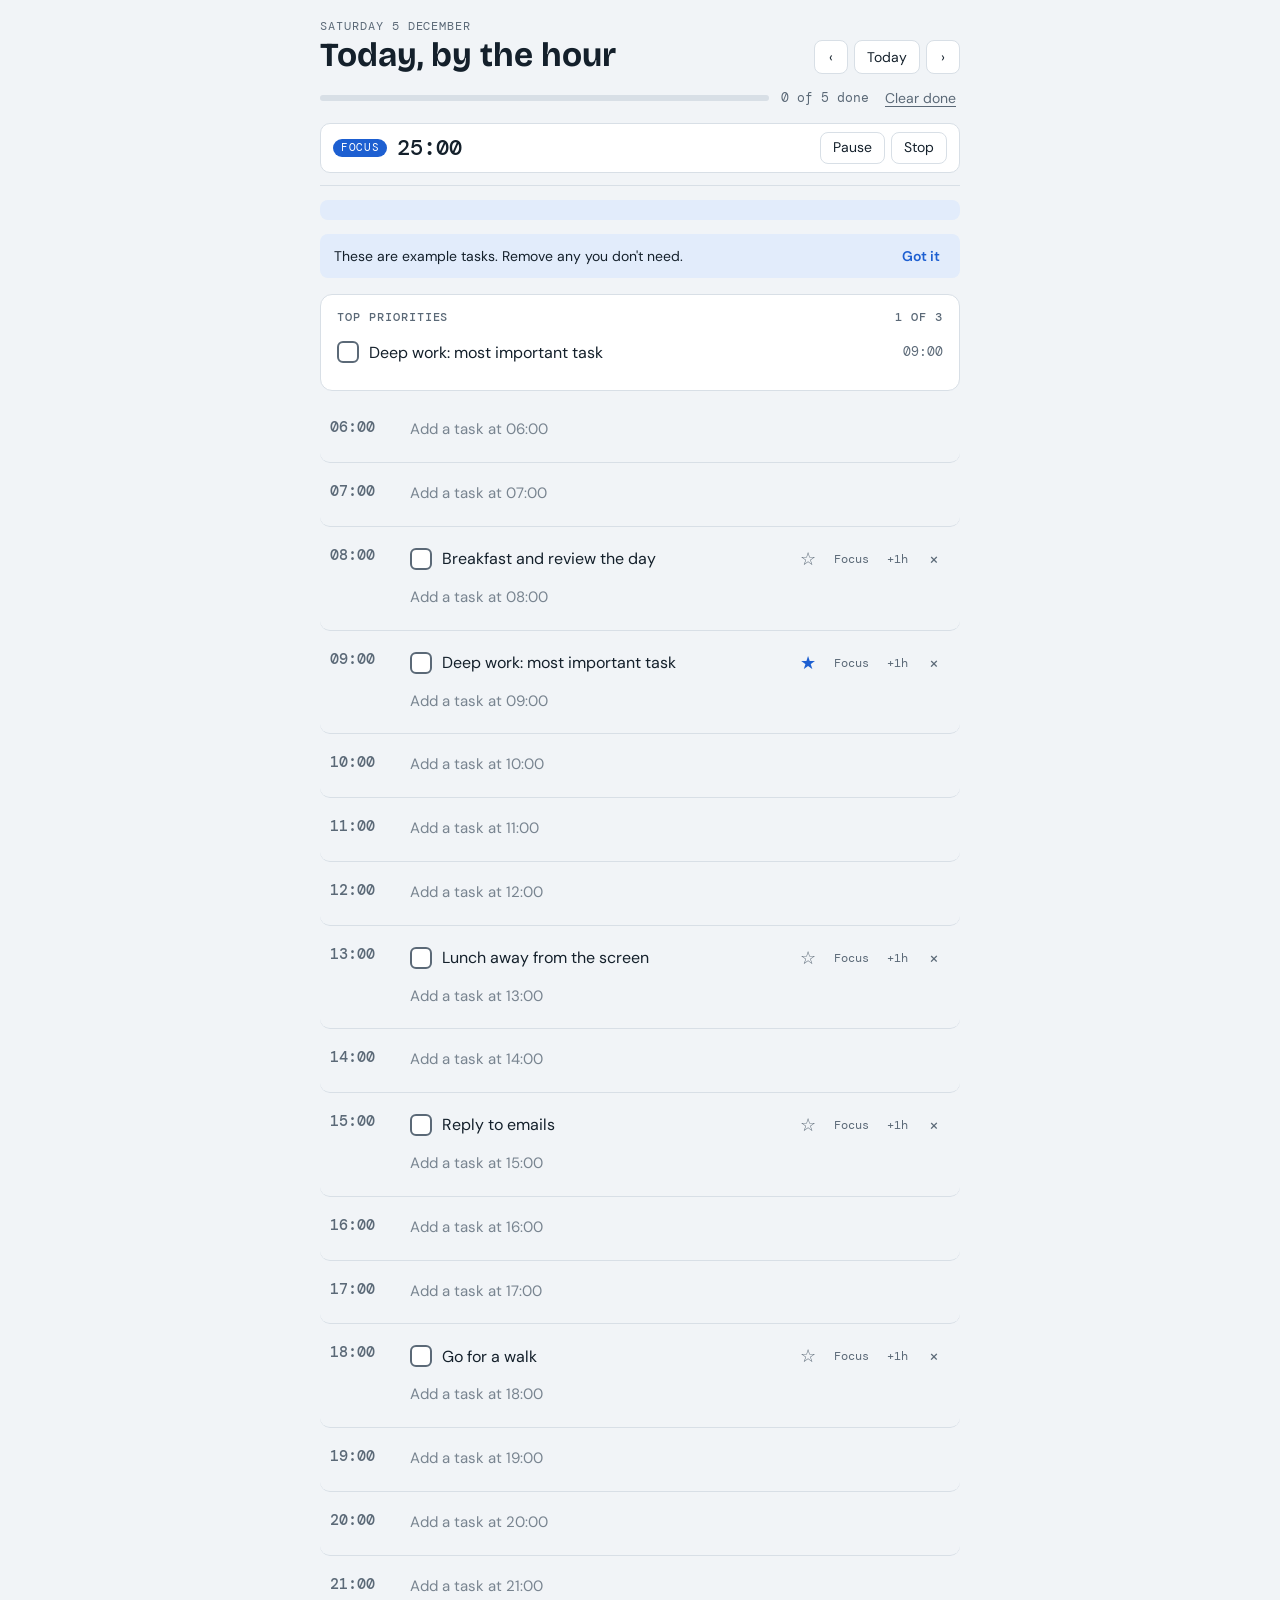
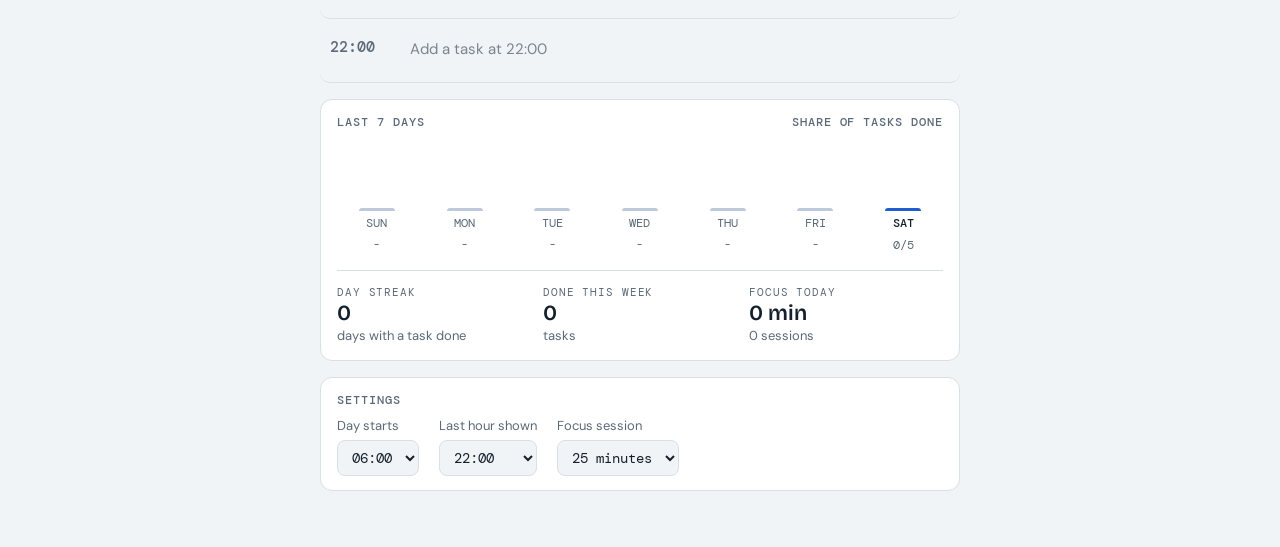
<file: index.html>
<!DOCTYPE html>
<html lang="en">
<head>
  <meta charset="utf-8">
  <meta name="viewport" content="width=device-width, initial-scale=1">
  <title>Hourly Planner</title>
  <link rel="stylesheet" href="https://fonts.googleapis.com/css2?family=Bricolage+Grotesque:opsz,wght@12..96,600;12..96,700&family=DM+Sans:wght@400;500;600&family=DM+Mono:wght@400;500&display=swap">
  <link rel="stylesheet" href="style.css">
</head>
<body>
  <div class="wrap">

    <!-- top of the page: day, progress and the focus timer -->
    <header>
      <div class="head-top">
        <div>
          <p class="date-line" id="dateLine"></p>
          <h1 id="title">Today, by the hour</h1>
        </div>
        <div class="nav">
          <button type="button" id="prevDay" aria-label="Previous day">&#8249;</button>
          <button type="button" id="goToday">Today</button>
          <button type="button" id="nextDay" aria-label="Next day">&#8250;</button>
        </div>
      </div>

      <div class="progress">
        <div class="bar" aria-hidden="true"><span id="barFill"></span></div>
        <span class="count" id="count"></span>
        <button class="link-button" id="clearDone" type="button">Clear done</button>
      </div>

      <div class="timer" id="timer" hidden>
        <span class="pill" id="timerMode">Focus</span>
        <span class="clock" id="timerClock">25:00</span>
        <span class="timer-text" id="timerText"></span>
        <span class="timer-buttons">
          <button type="button" id="timerPause">Pause</button>
          <button type="button" id="timerStop">Stop</button>
        </span>
      </div>
    </header>

    <!-- messages (filled in by script.js) -->
    <div class="note" id="carry" hidden></div>
    <div class="note" id="note" hidden>
      <span>These are example tasks. Remove any you don't need.</span>
      <span class="btns"><button type="button" id="dismissNote">Got it</button></span>
    </div>

    <!-- top 3 priorities -->
    <section class="card" aria-labelledby="priHead">
      <h2 id="priHead"><span>Top priorities</span><span id="priCount"></span></h2>
      <ul class="pri" id="pri"></ul>
      <p class="hint" id="priHint" aria-live="polite"></p>
    </section>

    <!-- one row per hour -->
    <ol class="hours" id="hours"></ol>

    <!-- last 7 days -->
    <section class="card" aria-labelledby="weekHead">
      <h2 id="weekHead"><span>Last 7 days</span><span>Share of tasks done</span></h2>
      <div class="week" id="week"></div>
      <div class="stats" id="stats"></div>
    </section>

    <!-- settings -->
    <section class="card" aria-labelledby="setHead">
      <h2 id="setHead"><span>Settings</span></h2>
      <div class="settings">
        <label for="setFirst">Day starts
          <select id="setFirst"></select>
        </label>
        <label for="setLast">Last hour shown
          <select id="setLast"></select>
        </label>
        <label for="setFocus">Focus session
          <select id="setFocus"></select>
        </label>
      </div>
    </section>

  </div>

  <script src="script.js"></script>
</body>
</html>
</file>
<file: style.css>
/* Hourly Planner styles */

/* colours and fonts are set here so they are easy to change */
:root {
  color-scheme: light dark;
  --bg: #f1f4f7;
  --surface: #ffffff;
  --ink: #14202b;
  --muted: #5b6977;
  --line: #d8dfe6;
  --accent: #1d5fd1;
  --accent-text: #ffffff;
  --accent-soft: #e2ecfb;
  --done: #8b97a3;
  --danger: #b3261e;
  --late: #9a4b00;
  --late-soft: #fdebd3;
  --bar: #bccadb;
  --font-heading: "Bricolage Grotesque", "Segoe UI", system-ui, sans-serif;
  --font-body: "DM Sans", "Segoe UI", system-ui, sans-serif;
  --font-mono: "DM Mono", ui-monospace, Menlo, monospace;
}

/* dark mode follows the device setting */
@media (prefers-color-scheme: dark) {
  :root {
    --bg: #0f151b;
    --surface: #171f27;
    --ink: #e8eef4;
    --muted: #93a1af;
    --line: #28333e;
    --accent: #6aa0f5;
    --accent-text: #0b1420;
    --accent-soft: #1b2b44;
    --done: #66737f;
    --danger: #f2a39d;
    --late: #f2b872;
    --late-soft: #3a2a14;
    --bar: #33414f;
  }
}

* {
  box-sizing: border-box;
}

button,
select,
input {
  font: inherit;
  color: inherit;
}

body {
  margin: 0;
  padding: 0 16px 56px;
  background: var(--bg);
  color: var(--ink);
  font-family: var(--font-body);
  font-size: 16px;
  line-height: 1.45;
}

.wrap {
  max-width: 640px;
  margin: 0 auto;
}


/* ---------- header ---------- */
header {
  position: sticky;
  top: 0;
  z-index: 5;
  padding: 18px 0 12px;
  background: var(--bg);
  border-bottom: 1px solid var(--line);
}

.head-top {
  display: flex;
  flex-wrap: wrap;
  align-items: flex-end;
  justify-content: space-between;
  gap: 10px 12px;
}

.date-line {
  margin: 0 0 2px;
  font-family: var(--font-mono);
  font-size: 12px;
  letter-spacing: 0.08em;
  text-transform: uppercase;
  color: var(--muted);
}

h1 {
  margin: 0;
  font-family: var(--font-heading);
  font-size: clamp(1.6rem, 6vw, 2.1rem);
  line-height: 1.1;
}

.nav {
  display: flex;
  gap: 6px;
}

.nav button {
  height: 34px;
  min-width: 34px;
  padding: 0 12px;
  background: var(--surface);
  border: 1px solid var(--line);
  border-radius: 8px;
  font-size: 14px;
  cursor: pointer;
}

.nav button:hover {
  border-color: var(--muted);
}

.progress {
  display: flex;
  align-items: center;
  gap: 12px;
  margin-top: 12px;
}

.bar {
  flex: 1;
  height: 6px;
  border-radius: 3px;
  background: var(--line);
  overflow: hidden;
}

.bar span {
  display: block;
  width: 0;
  height: 100%;
  background: var(--accent);
  transition: width 0.25s ease;
}

.count {
  font-family: var(--font-mono);
  font-size: 13px;
  color: var(--muted);
  white-space: nowrap;
}

.link-button {
  padding: 2px 4px;
  background: none;
  border: 0;
  font-size: 14px;
  color: var(--muted);
  text-decoration: underline;
  text-underline-offset: 3px;
  white-space: nowrap;
  cursor: pointer;
}

.link-button:hover {
  color: var(--ink);
}


/* ---------- focus timer ---------- */
.timer {
  display: flex;
  flex-wrap: wrap;
  align-items: center;
  gap: 6px 10px;
  margin-top: 12px;
  padding: 8px 12px;
  background: var(--surface);
  border: 1px solid var(--line);
  border-radius: 10px;
}

.pill {
  display: inline-block;
  padding: 1px 8px;
  border-radius: 999px;
  background: var(--accent);
  color: var(--accent-text);
  font-family: var(--font-mono);
  font-size: 11px;
  letter-spacing: 0.06em;
  text-transform: uppercase;
  white-space: nowrap;
}

.pill.late {
  background: var(--late-soft);
  color: var(--late);
}

.pill.break {
  background: var(--done);
  color: var(--bg);
}

.clock {
  font-family: var(--font-mono);
  font-size: 22px;
  font-weight: 500;
  line-height: 1;
}

.timer-text {
  flex: 1 1 8rem;
  min-width: 0;
  overflow: hidden;
  font-size: 14px;
  color: var(--muted);
  text-overflow: ellipsis;
  white-space: nowrap;
}

.timer-buttons {
  display: flex;
  gap: 6px;
  margin-left: auto;
}

.timer-buttons button {
  height: 32px;
  padding: 0 12px;
  background: none;
  border: 1px solid var(--line);
  border-radius: 8px;
  font-size: 14px;
  cursor: pointer;
}

.timer-buttons button:hover {
  border-color: var(--muted);
}


/* ---------- notes and cards ---------- */
.note {
  display: flex;
  flex-wrap: wrap;
  align-items: center;
  justify-content: space-between;
  gap: 8px 12px;
  margin: 14px 0 0;
  padding: 10px 14px;
  background: var(--accent-soft);
  border-radius: 8px;
  font-size: 14px;
}

.note .btns {
  display: flex;
  gap: 6px;
}

.note button {
  padding: 2px 6px;
  background: none;
  border: 0;
  font-size: 14px;
  font-weight: 600;
  color: var(--accent);
  cursor: pointer;
}

.card {
  margin-top: 16px;
  padding: 14px 16px;
  background: var(--surface);
  border: 1px solid var(--line);
  border-radius: 12px;
}

.card h2 {
  display: flex;
  align-items: baseline;
  justify-content: space-between;
  gap: 12px;
  margin: 0 0 8px;
  font-family: var(--font-mono);
  font-size: 12px;
  font-weight: 500;
  letter-spacing: 0.08em;
  text-transform: uppercase;
  color: var(--muted);
}

.hint {
  margin: 6px 0 0;
  font-size: 14px;
  color: var(--muted);
}

.hint.warn {
  color: var(--late);
}


/* ---------- top priorities ---------- */
.pri {
  margin: 0;
  padding: 0;
  list-style: none;
}

.pri li {
  display: flex;
  align-items: center;
  gap: 10px;
  min-height: 36px;
  padding: 5px 0;
}

.pri .text {
  flex: 1;
  min-width: 0;
  overflow-wrap: anywhere;
}

.pri li.done .text {
  color: var(--done);
  text-decoration: line-through;
}

.pri .when {
  font-family: var(--font-mono);
  font-size: 13px;
  color: var(--muted);
}


/* ---------- hour rows ---------- */
.hours {
  margin: 8px 0 0;
  padding: 0;
  list-style: none;
}

.hour {
  display: grid;
  grid-template-columns: 4.25rem minmax(0, 1fr);
  gap: 4px 12px;
  padding: 12px 10px;
  border-bottom: 1px solid var(--line);
  border-radius: 10px;
  scroll-margin-top: 190px;
}

.hour.now {
  background: var(--accent-soft);
  border-bottom-color: transparent;
}

.label {
  padding-top: 6px;
  font-family: var(--font-mono);
  font-size: 15px;
  font-weight: 500;
  color: var(--muted);
}

.hour.past .label {
  color: var(--done);
}

.hour.now .label {
  color: var(--accent);
}

.label .pill {
  display: block;
  width: max-content;
  margin-top: 4px;
}

.slot {
  min-width: 0;
}

.tasks {
  display: flex;
  flex-direction: column;
  margin: 0;
  padding: 0;
  list-style: none;
}

.task {
  display: flex;
  flex-wrap: wrap;
  align-items: center;
  gap: 2px 10px;
  min-height: 40px;
  padding: 4px 0;
}

/* custom checkbox */
input[type="checkbox"] {
  appearance: none;
  display: grid;
  place-content: center;
  flex: none;
  width: 22px;
  height: 22px;
  margin: 0;
  background: var(--surface);
  border: 2px solid var(--muted);
  border-radius: 6px;
  cursor: pointer;
}

input[type="checkbox"]:checked {
  background: var(--accent);
  border-color: var(--accent);
}

input[type="checkbox"]:checked::after {
  content: "";
  width: 6px;
  height: 11px;
  border: solid var(--accent-text);
  border-width: 0 2px 2px 0;
  transform: translateY(-1px) rotate(45deg);
}

.task-time {
  font-family: var(--font-mono);
  font-size: 13px;
  color: var(--muted);
}

.task.done .task-time {
  color: var(--done);
}

.task .text {
  flex: 1 1 7rem;
  min-width: 0;
  padding: 4px 0;
  background: none;
  border: 0;
  text-align: left;
  overflow-wrap: anywhere;
  cursor: text;
}

.task.done .text {
  color: var(--done);
  text-decoration: line-through;
}

.editbox {
  display: flex;
  flex: 1 1 12rem;
  flex-wrap: wrap;
  align-items: center;
  gap: 6px;
  min-width: 0;
}

.task .edit {
  flex: 1 1 7rem;
  min-width: 0;
  padding: 4px 8px;
  background: var(--surface);
  border: 1px solid var(--accent);
  border-radius: 6px;
}

.acts {
  display: flex;
  align-items: center;
  gap: 2px;
  margin-left: auto;
}

.act {
  display: grid;
  place-items: center;
  min-width: 32px;
  height: 32px;
  padding: 0 6px;
  background: none;
  border: 0;
  border-radius: 8px;
  font-size: 18px;
  line-height: 1;
  color: var(--muted);
  cursor: pointer;
}

.act:hover {
  background: var(--surface);
  color: var(--ink);
}

.act.txt {
  padding: 0 8px;
  font-family: var(--font-mono);
  font-size: 12px;
}

.act.remove:hover {
  color: var(--danger);
}

.act[aria-pressed="true"] {
  color: var(--accent);
}


/* ---------- add a task ---------- */
.add {
  display: flex;
  align-items: center;
  gap: 8px;
}

.new-task {
  flex: 1;
  min-width: 0;
  padding: 8px 0;
  background: transparent;
  border: 0;
  border-bottom: 1px dashed transparent;
  border-radius: 0;
  font-size: 15px;
}

.new-task::placeholder {
  color: var(--muted);
  opacity: 0.8;
}

.hour:hover .new-task,
.new-task:focus {
  border-bottom-color: var(--line);
}

.new-task:focus {
  outline: none;
  border-bottom: 1px solid var(--accent);
}

.time-input {
  height: 34px;
  padding: 0 8px;
  background: var(--surface);
  border: 1px solid var(--line);
  border-radius: 6px;
  font-family: var(--font-mono);
  font-size: 14px;
  color: var(--ink);
}

/* in the add form the time box only shows up when you use that row */
.add .time-input {
  flex: none;
  width: 6.4rem;
  background: transparent;
  color: var(--muted);
  opacity: 0;
}

.add:focus-within .time-input,
.hour:hover .add .time-input {
  opacity: 1;
}


/* ---------- last 7 days ---------- */
.week {
  display: grid;
  grid-template-columns: repeat(7, minmax(0, 1fr));
  gap: 8px;
  align-items: end;
}

.col {
  display: flex;
  flex-direction: column;
  align-items: center;
  gap: 4px;
  min-width: 0;
}

.track {
  display: flex;
  align-items: flex-end;
  width: 100%;
  max-width: 36px;
  height: 72px;
}

.fill {
  width: 100%;
  min-height: 3px;
  background: var(--bar);
  border-radius: 4px 4px 0 0;
}

.col.today .fill {
  background: var(--accent);
}

.day-name,
.day-count {
  font-family: var(--font-mono);
  font-size: 12px;
  color: var(--muted);
}

.day-name {
  text-transform: uppercase;
}

.col.today .day-name {
  color: var(--ink);
  font-weight: 500;
}

.stats {
  display: grid;
  grid-template-columns: repeat(auto-fit, minmax(7.5rem, 1fr));
  gap: 12px;
  margin-top: 16px;
  padding-top: 14px;
  border-top: 1px solid var(--line);
}

.stat-label {
  font-family: var(--font-mono);
  font-size: 11px;
  letter-spacing: 0.08em;
  text-transform: uppercase;
  color: var(--muted);
}

.stat-value {
  font-family: var(--font-heading);
  font-size: 1.35rem;
  font-weight: 600;
  line-height: 1.2;
}

.stat-note {
  font-size: 13px;
  color: var(--muted);
}


/* ---------- settings ---------- */
.settings {
  display: flex;
  flex-wrap: wrap;
  gap: 12px 20px;
}

.settings label {
  display: flex;
  flex-direction: column;
  gap: 4px;
  font-size: 13px;
  color: var(--muted);
}

.settings select {
  height: 36px;
  padding: 0 10px;
  background: var(--bg);
  border: 1px solid var(--line);
  border-radius: 8px;
  font-family: var(--font-mono);
  font-size: 14px;
  color: var(--ink);
}


/* keyboard focus outline */
button:focus-visible,
input:focus-visible,
select:focus-visible {
  outline: 2px solid var(--accent);
  outline-offset: 2px;
}

@media (prefers-reduced-motion: reduce) {
  .bar span {
    transition: none;
  }
}
</file>
